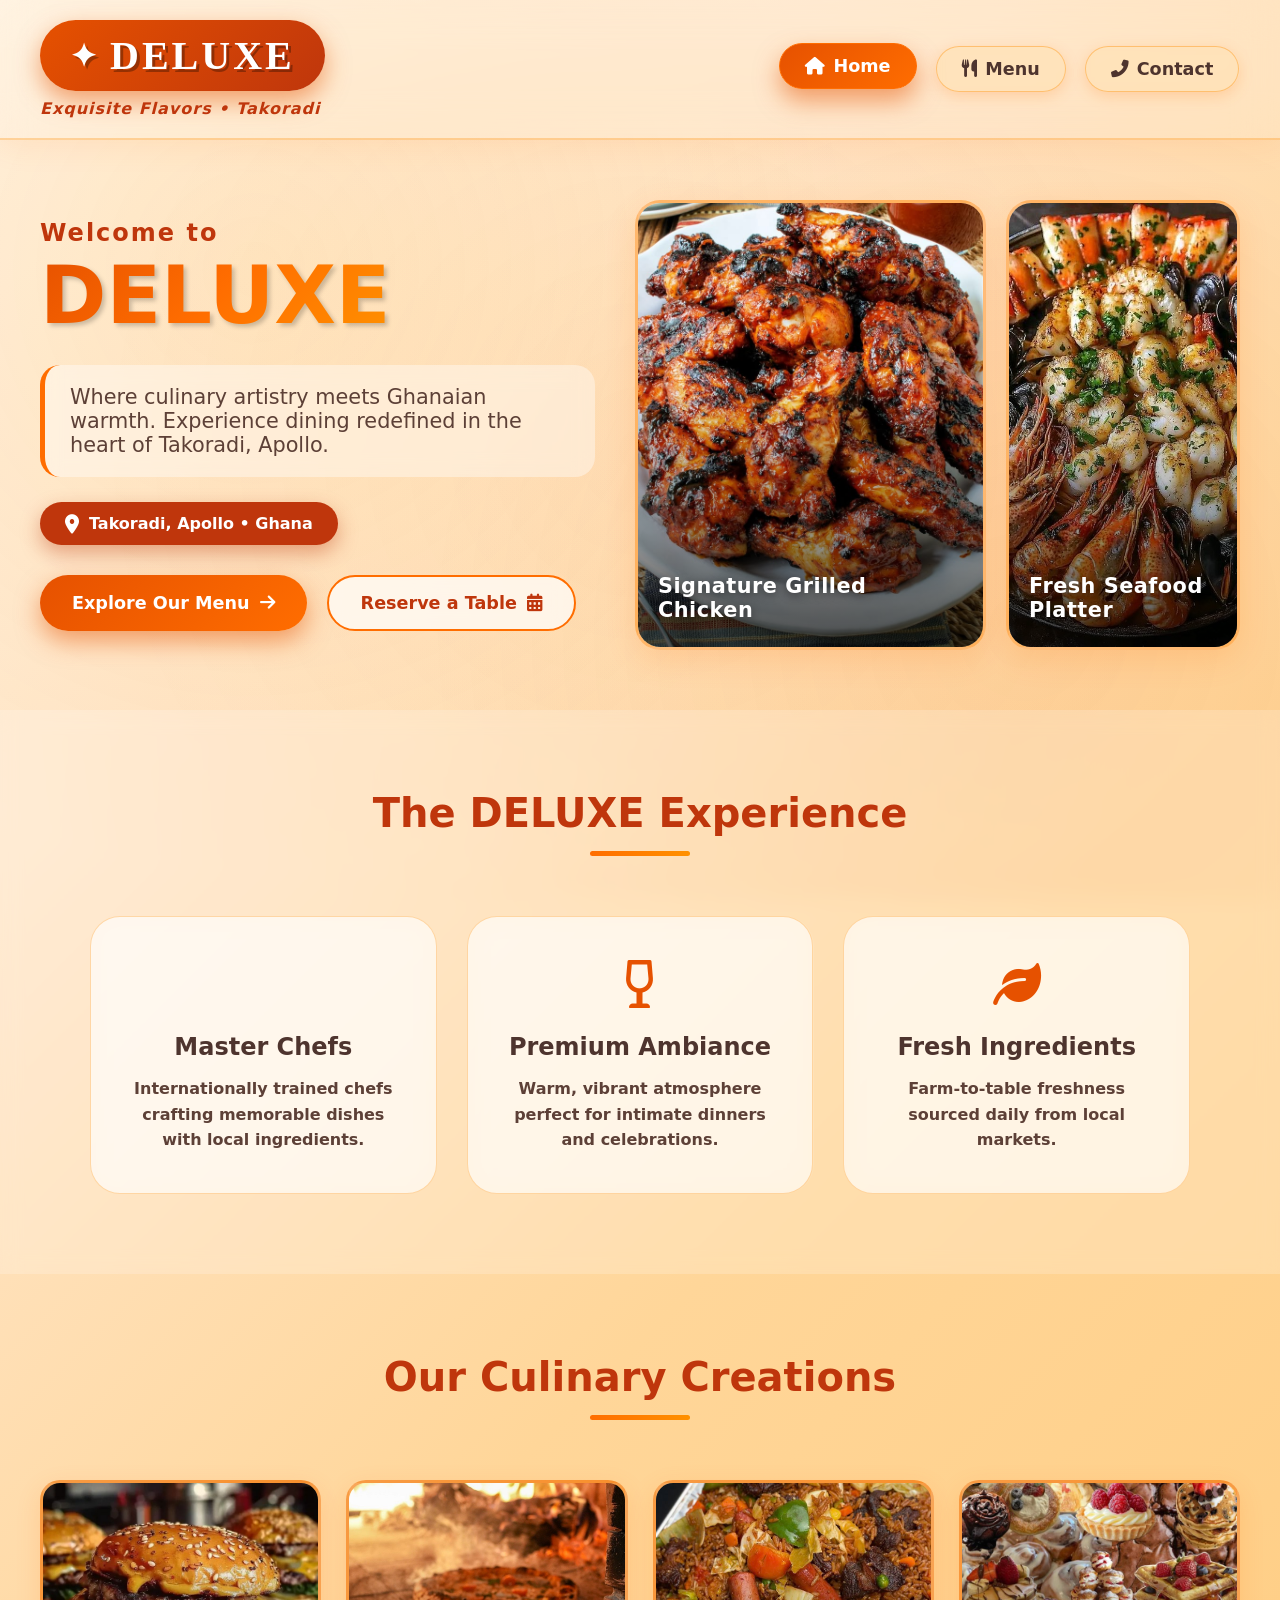
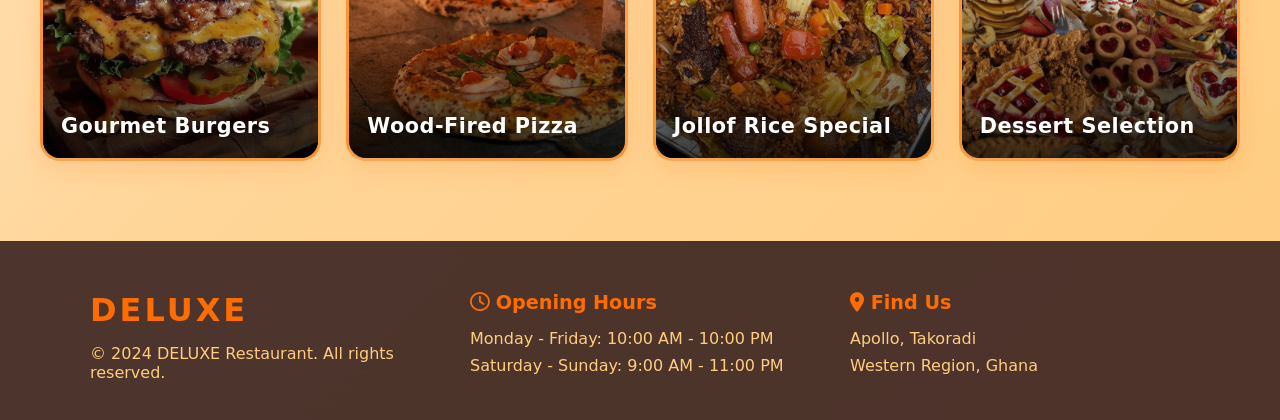
<file: index.html>
<!DOCTYPE html>
<html lang="en">
<head>
    <meta charset="UTF-8">
    <meta name="viewport" content="width=device-width, initial-scale=1.0">
    <title>DELUXE Restaurant - Takoradi, Apollo</title>
    <link rel="stylesheet" href="main_page.css">
    <link rel="stylesheet" href="https://cdnjs.cloudflare.com/ajax/libs/font-awesome/6.0.0-beta3/css/all.min.css">
</head>
<body>
    <div class="warm-overlay"></div>
    
    <header class="navbar">
        <div class="logo-section">
            <div class="logo-placeholder">
                <span class="logo-icon">✦</span> DELUXE
            </div>
            <p class="tagline">Exquisite Flavors • Takoradi</p>
        </div>
        
        <nav class="nav-links">
            <a href="main_page.html" class="active-nav">
                <i class="fas fa-home"></i> Home
            </a>
            <a href="menu.html">
                <i class="fas fa-utensils"></i> Menu
            </a>
            <a href="contact.html">
                <i class="fas fa-phone-alt"></i> Contact
            </a>
        </nav>
    </header>

    <main class="hero-section">
        <div class="hero-content">
            <h1>
                <span class="welcome-text">Welcome to</span>
                <span class="brand-name">DELUXE</span>
            </h1>
            <p class="hero-description">
                Where culinary artistry meets Ghanaian warmth. Experience dining redefined in the heart of Takoradi, Apollo.
            </p>
            
            <div class="location-badge">
                <i class="fas fa-map-marker-alt"></i>
                <span>Takoradi, Apollo • Ghana</span>
            </div>

            <div class="cta-buttons">
                <a href="menu.html" class="btn-primary">
                    Explore Our Menu <i class="fas fa-arrow-right"></i>
                </a>
                <a href="contact.html" class="btn-secondary">
                    Reserve a Table <i class="fas fa-calendar-alt"></i>
                </a>
            </div>
        </div>

        <div class="hero-images">
            <div class="image-placeholder main-dish-placeholder">
                <img src="IMAGES/signature grilled chicken.jpg" alt="Signature Grilled Chicken">
                <div class="placeholder-content">
                    <span>Signature Grilled Chicken</span>
                </div>
            </div>
            <div class="image-placeholder secondary-dish-placeholder">
                <img src="IMAGES/Seafood Platter with Golden Butter Sauce.jpg" alt="Fresh Seafood Platter">
                <div class="placeholder-content">
                    <span>Fresh Seafood Platter</span>
                </div>
            </div>
        </div>
    </main>

    <section class="features-section">
        <h2 class="section-title">The DELUXE Experience</h2>
        <div class="features-grid">
            <div class="feature-card">
                <div class="feature-icon">
                    <i class="fas fa-chef-hat"></i>
                </div>
                <h3>Master Chefs</h3>
                <p>Internationally trained chefs crafting memorable dishes with local ingredients.</p>
            </div>
            <div class="feature-card">
                <div class="feature-icon">
                    <i class="fas fa-wine-glass-alt"></i>
                </div>
                <h3>Premium Ambiance</h3>
                <p>Warm, vibrant atmosphere perfect for intimate dinners and celebrations.</p>
            </div>
            <div class="feature-card">
                <div class="feature-icon">
                    <i class="fas fa-leaf"></i>
                </div>
                <h3>Fresh Ingredients</h3>
                <p>Farm-to-table freshness sourced daily from local markets.</p>
            </div>
        </div>
    </section>

    <section class="gallery-preview">
        <h2 class="section-title">Our Culinary Creations</h2>
        <div class="gallery-grid">
            <div class="gallery-placeholder">
                <img src="IMAGES/crack burgers -.jpg" alt="Gourmet Burgers">
                <div class="placeholder-content">
                    <span>Gourmet Burgers</span>
                </div>
            </div>
            <div class="gallery-placeholder">
                <img src="IMAGES/wwod fired  pizza.jpg" alt="Wood-Fired Pizza">
                <div class="placeholder-content">
                    <span>Wood-Fired Pizza</span>
                </div>
            </div>
            <div class="gallery-placeholder">
                <img src="IMAGES/Jollof rice.jpg" alt="Jollof Rice Special">
                <div class="placeholder-content">
                    <span>Jollof Rice Special</span>
                </div>
            </div>
            <div class="gallery-placeholder">
                <img src="IMAGES/dessert selection.jpg" alt="Dessert Selection">
                <div class="placeholder-content">
                    <span>Dessert Selection</span>
                </div>
            </div>
        </div>
    </section>

    <footer class="footer">
        <div class="footer-content">
            <div class="footer-brand">
                <div class="footer-logo">DELUXE</div>
                <p>© 2024 DELUXE Restaurant. All rights reserved.</p>
            </div>
            <div class="footer-hours">
                <h4><i class="far fa-clock"></i> Opening Hours</h4>
                <p>Monday - Friday: 10:00 AM - 10:00 PM</p>
                <p>Saturday - Sunday: 9:00 AM - 11:00 PM</p>
            </div>
            <div class="footer-location">
                <h4><i class="fas fa-location-dot"></i> Find Us</h4>
                <p>Apollo, Takoradi</p>
                <p>Western Region, Ghana</p>
            </div>
        </div>
    </footer>
</body>
</html>
</file>
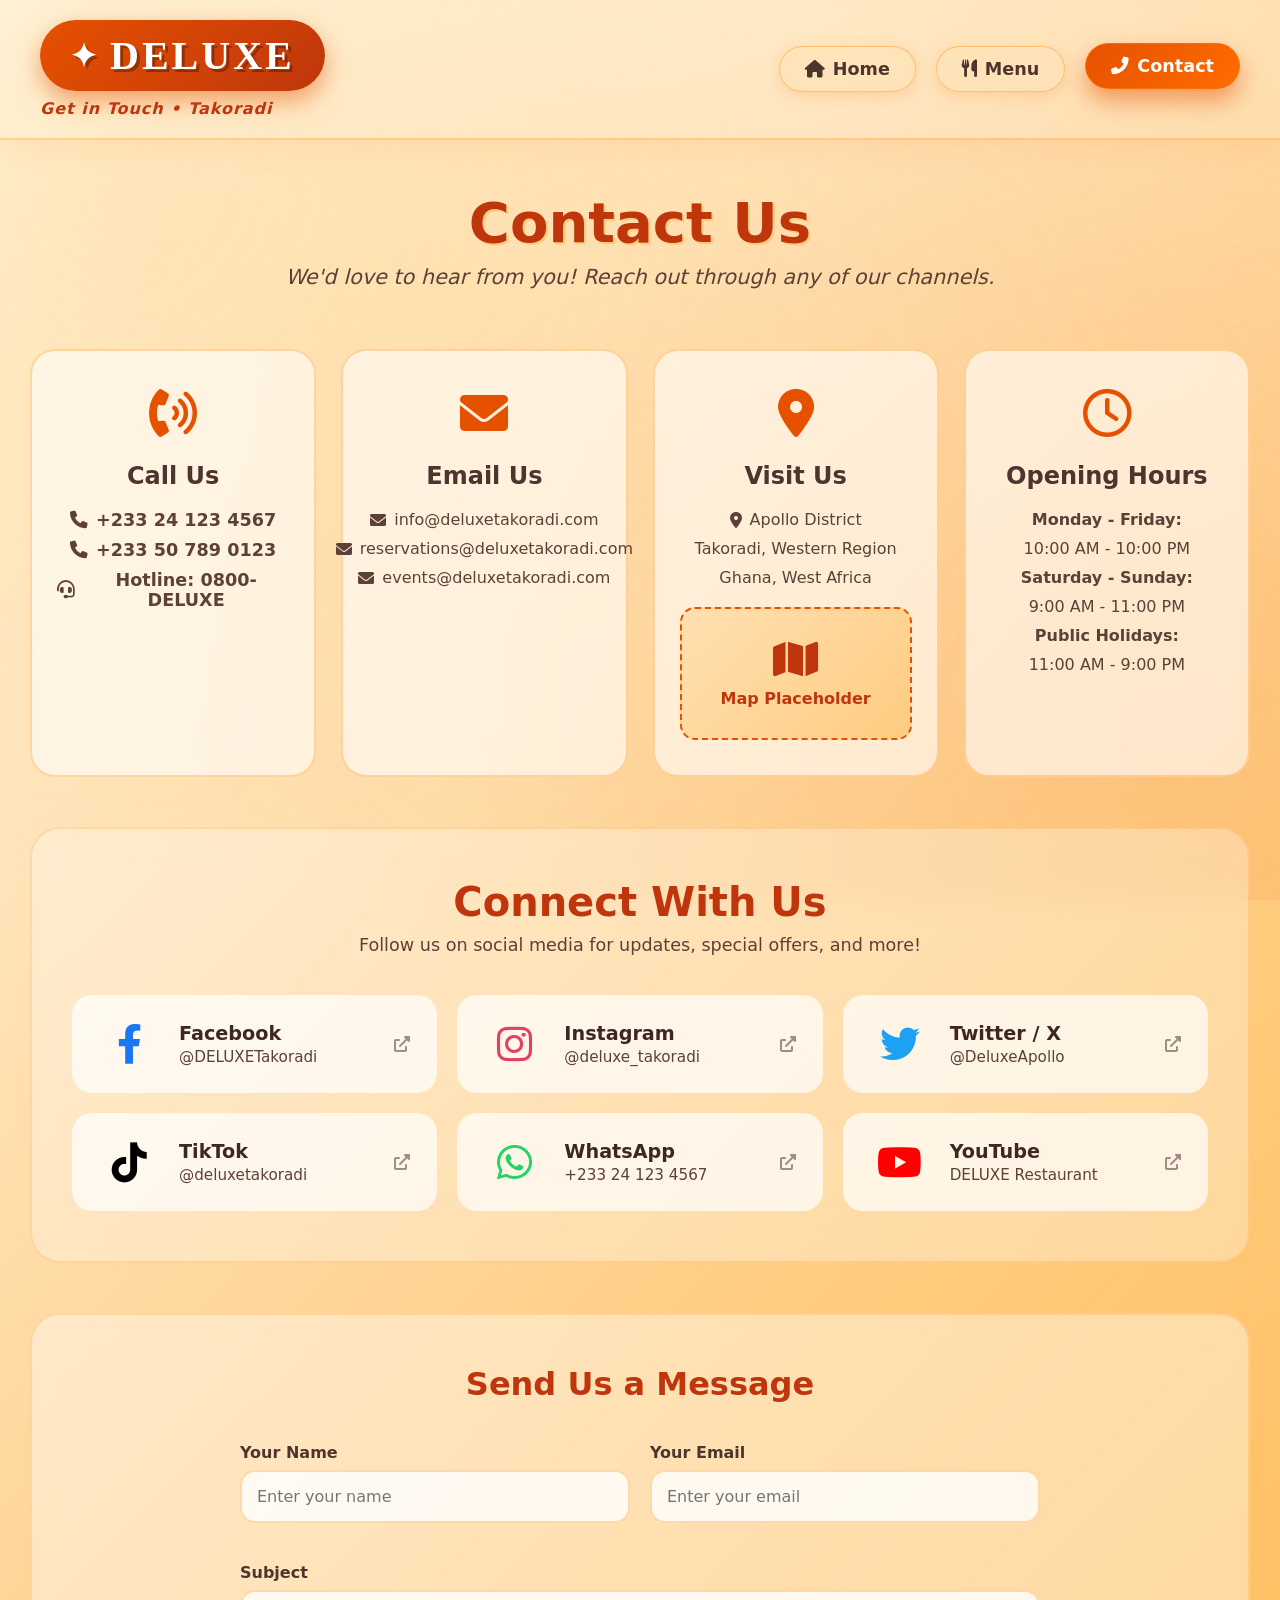
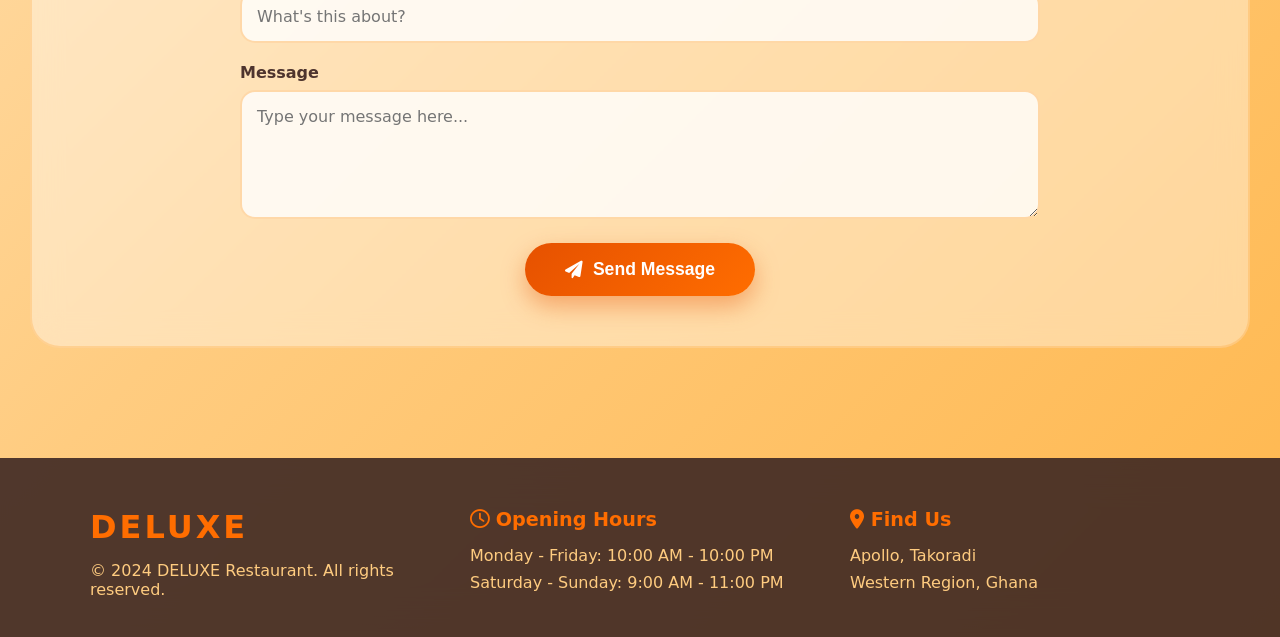
<file: contact.html>
<!DOCTYPE html>
<html lang="en">
<head>
    <meta charset="UTF-8">
    <meta name="viewport" content="width=device-width, initial-scale=1.0">
    <title>Contact DELUXE - Takoradi, Apollo</title>
    <link rel="stylesheet" href="contact.css">
    <link rel="stylesheet" href="https://cdnjs.cloudflare.com/ajax/libs/font-awesome/6.0.0-beta3/css/all.min.css">
</head>
<body>
    <div class="warm-overlay"></div>
    
    <header class="navbar">
        <div class="logo-section">
            <div class="logo-placeholder">
                <span class="logo-icon">✦</span> DELUXE
            </div>
            <p class="tagline">Get in Touch • Takoradi</p>
        </div>
        
        <nav class="nav-links">
            <a href="index.html">
                <i class="fas fa-home"></i> Home
            </a>
            <a href="menu.html">
                <i class="fas fa-utensils"></i> Menu
            </a>
            <a href="contact.html" class="active-nav">
                <i class="fas fa-phone-alt"></i> Contact
            </a>
        </nav>
    </header>

    <main class="contact-page">
        <h1 class="page-title">Contact Us</h1>
        <p class="page-subtitle">We'd love to hear from you! Reach out through any of our channels.</p>

        <div class="contact-container">
            <!-- Contact Information Cards -->
            <div class="contact-info-section">
                <div class="contact-card">
                    <div class="contact-icon">
                        <i class="fas fa-phone-volume"></i>
                    </div>
                    <h3>Call Us</h3>
                    <div class="contact-details">
                        <p class="phone-number">
                            <i class="fas fa-phone"></i> +233 24 123 4567
                        </p>
                        <p class="phone-number">
                            <i class="fas fa-phone"></i> +233 50 789 0123
                        </p>
                        <p class="hotline">
                            <i class="fas fa-headset"></i> Hotline: 0800-DELUXE
                        </p>
                    </div>
                </div>

                <div class="contact-card">
                    <div class="contact-icon">
                        <i class="fas fa-envelope"></i>
                    </div>
                    <h3>Email Us</h3>
                    <div class="contact-details">
                        <p>
                            <i class="fas fa-envelope"></i> info@deluxetakoradi.com
                        </p>
                        <p>
                            <i class="fas fa-envelope"></i> reservations@deluxetakoradi.com
                        </p>
                        <p>
                            <i class="fas fa-envelope"></i> events@deluxetakoradi.com
                        </p>
                    </div>
                </div>

                <div class="contact-card">
                    <div class="contact-icon">
                        <i class="fas fa-map-marker-alt"></i>
                    </div>
                    <h3>Visit Us</h3>
                    <div class="contact-details">
                        <p>
                            <i class="fas fa-location-dot"></i> Apollo District
                        </p>
                        <p>Takoradi, Western Region</p>
                        <p>Ghana, West Africa</p>
                        <div class="map-placeholder">
                            <i class="fas fa-map"></i>
                            <span>Map Placeholder</span>
                        </div>
                    </div>
                </div>

                <div class="contact-card">
                    <div class="contact-icon">
                        <i class="far fa-clock"></i>
                    </div>
                    <h3>Opening Hours</h3>
                    <div class="contact-details">
                        <p><strong>Monday - Friday:</strong></p>
                        <p>10:00 AM - 10:00 PM</p>
                        <p><strong>Saturday - Sunday:</strong></p>
                        <p>9:00 AM - 11:00 PM</p>
                        <p><strong>Public Holidays:</strong></p>
                        <p>11:00 AM - 9:00 PM</p>
                    </div>
                </div>
            </div>

            <!-- Social Media Section -->
            <div class="social-media-section">
                <h2 class="social-title">Connect With Us</h2>
                <p class="social-subtitle">Follow us on social media for updates, special offers, and more!</p>
                
                <div class="social-grid">
                    <a href="#" class="social-card facebook">
                        <i class="fab fa-facebook-f"></i>
                        <div class="social-info">
                            <span class="platform-name">Facebook</span>
                            <span class="handle">@DELUXETakoradi</span>
                        </div>
                        <i class="fas fa-external-link-alt"></i>
                    </a>

                    <a href="#" class="social-card instagram">
                        <i class="fab fa-instagram"></i>
                        <div class="social-info">
                            <span class="platform-name">Instagram</span>
                            <span class="handle">@deluxe_takoradi</span>
                        </div>
                        <i class="fas fa-external-link-alt"></i>
                    </a>

                    <a href="#" class="social-card twitter">
                        <i class="fab fa-twitter"></i>
                        <div class="social-info">
                            <span class="platform-name">Twitter / X</span>
                            <span class="handle">@DeluxeApollo</span>
                        </div>
                        <i class="fas fa-external-link-alt"></i>
                    </a>

                    <a href="#" class="social-card tiktok">
                        <i class="fab fa-tiktok"></i>
                        <div class="social-info">
                            <span class="platform-name">TikTok</span>
                            <span class="handle">@deluxetakoradi</span>
                        </div>
                        <i class="fas fa-external-link-alt"></i>
                    </a>

                    <a href="#" class="social-card whatsapp">
                        <i class="fab fa-whatsapp"></i>
                        <div class="social-info">
                            <span class="platform-name">WhatsApp</span>
                            <span class="handle">+233 24 123 4567</span>
                        </div>
                        <i class="fas fa-external-link-alt"></i>
                    </a>

                    <a href="#" class="social-card youtube">
                        <i class="fab fa-youtube"></i>
                        <div class="social-info">
                            <span class="platform-name">YouTube</span>
                            <span class="handle">DELUXE Restaurant</span>
                        </div>
                        <i class="fas fa-external-link-alt"></i>
                    </a>
                </div>
            </div>

            <!-- Quick Contact Form -->
            <div class="contact-form-section">
                <h2 class="form-title">Send Us a Message</h2>
                <form class="contact-form">
                    <div class="form-row">
                        <div class="form-group">
                            <label for="name">Your Name</label>
                            <input type="text" id="name" placeholder="Enter your name">
                        </div>
                        <div class="form-group">
                            <label for="email">Your Email</label>
                            <input type="email" id="email" placeholder="Enter your email">
                        </div>
                    </div>
                    <div class="form-group">
                        <label for="subject">Subject</label>
                        <input type="text" id="subject" placeholder="What's this about?">
                    </div>
                    <div class="form-group">
                        <label for="message">Message</label>
                        <textarea id="message" rows="5" placeholder="Type your message here..."></textarea>
                    </div>
                    <button type="submit" class="submit-btn">
                        <i class="fas fa-paper-plane"></i> Send Message
                    </button>
                </form>
            </div>
        </div>
    </main>

    <footer class="footer">
        <div class="footer-content">
            <div class="footer-brand">
                <div class="footer-logo">DELUXE</div>
                <p>© 2024 DELUXE Restaurant. All rights reserved.</p>
            </div>
            <div class="footer-hours">
                <h4><i class="far fa-clock"></i> Opening Hours</h4>
                <p>Monday - Friday: 10:00 AM - 10:00 PM</p>
                <p>Saturday - Sunday: 9:00 AM - 11:00 PM</p>
            </div>
            <div class="footer-location">
                <h4><i class="fas fa-location-dot"></i> Find Us</h4>
                <p>Apollo, Takoradi</p>
                <p>Western Region, Ghana</p>
            </div>
        </div>
    </footer>
</body>
</html>
</file>
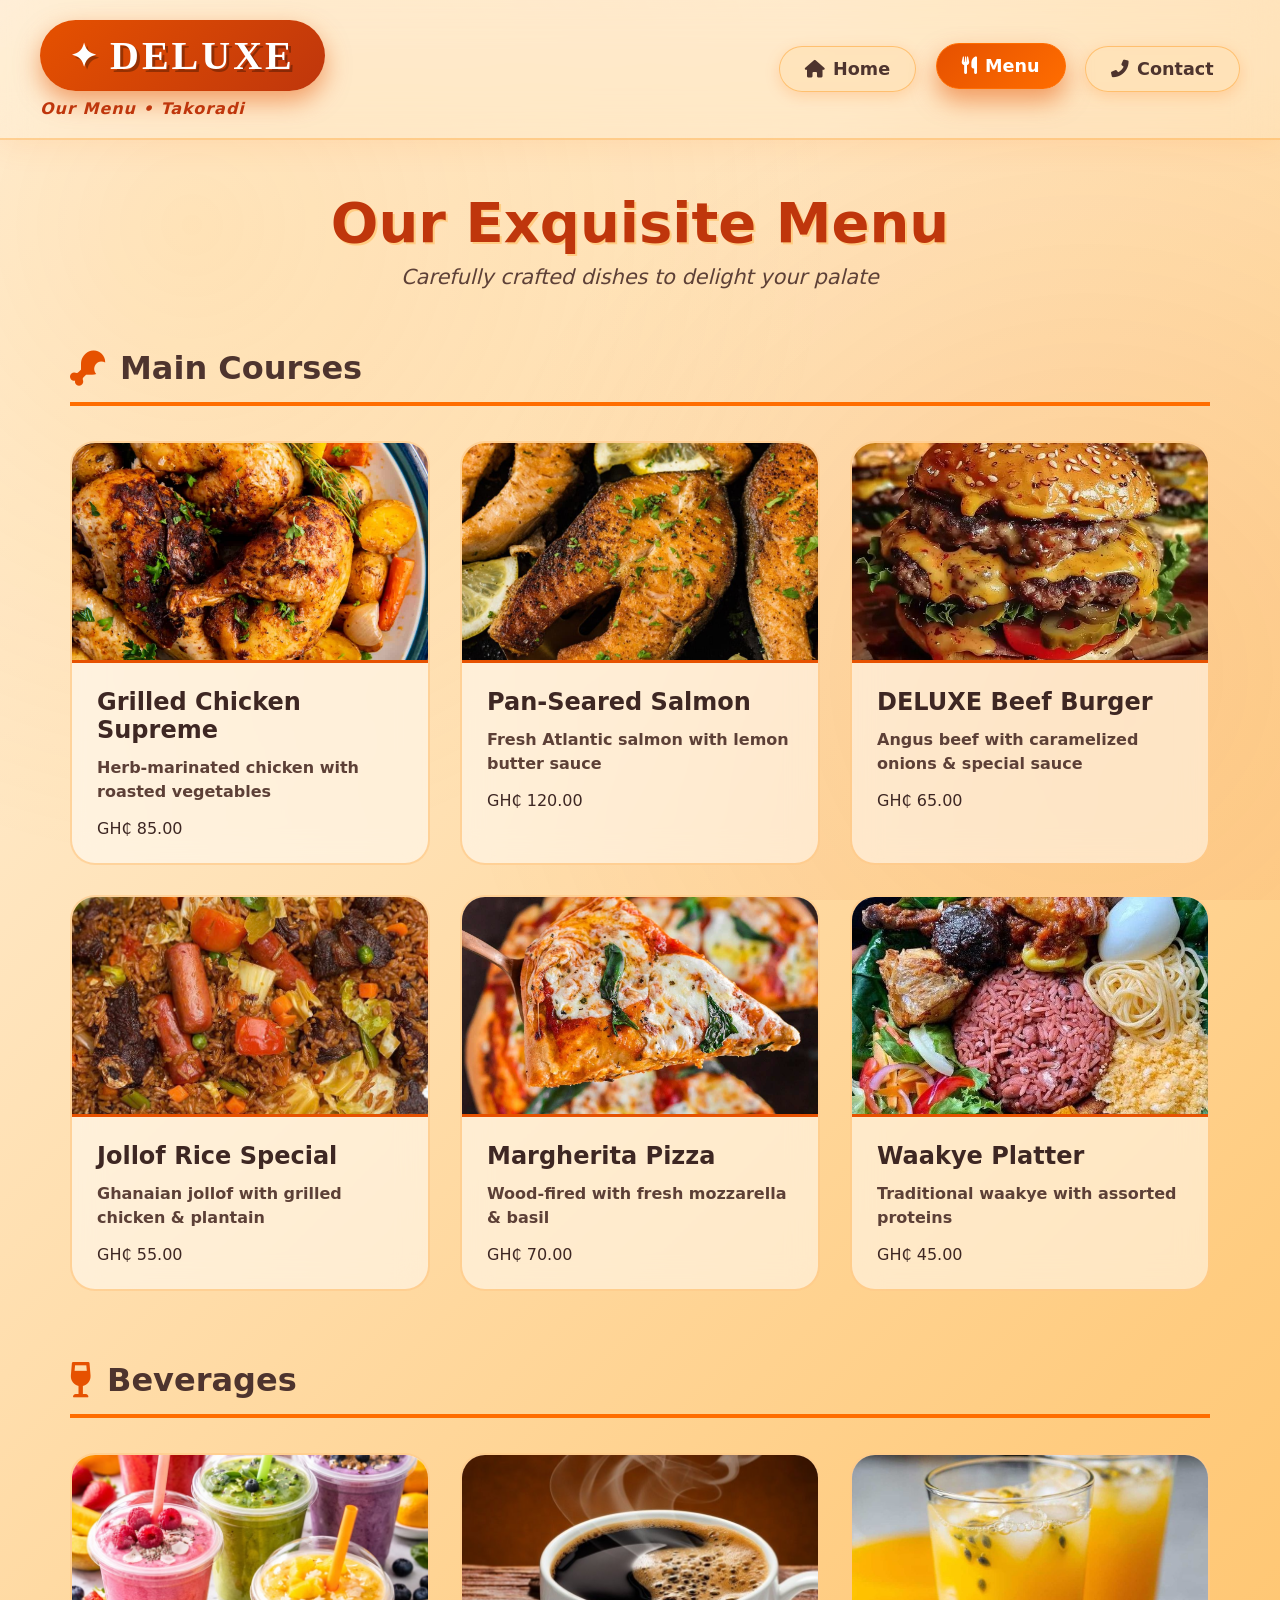
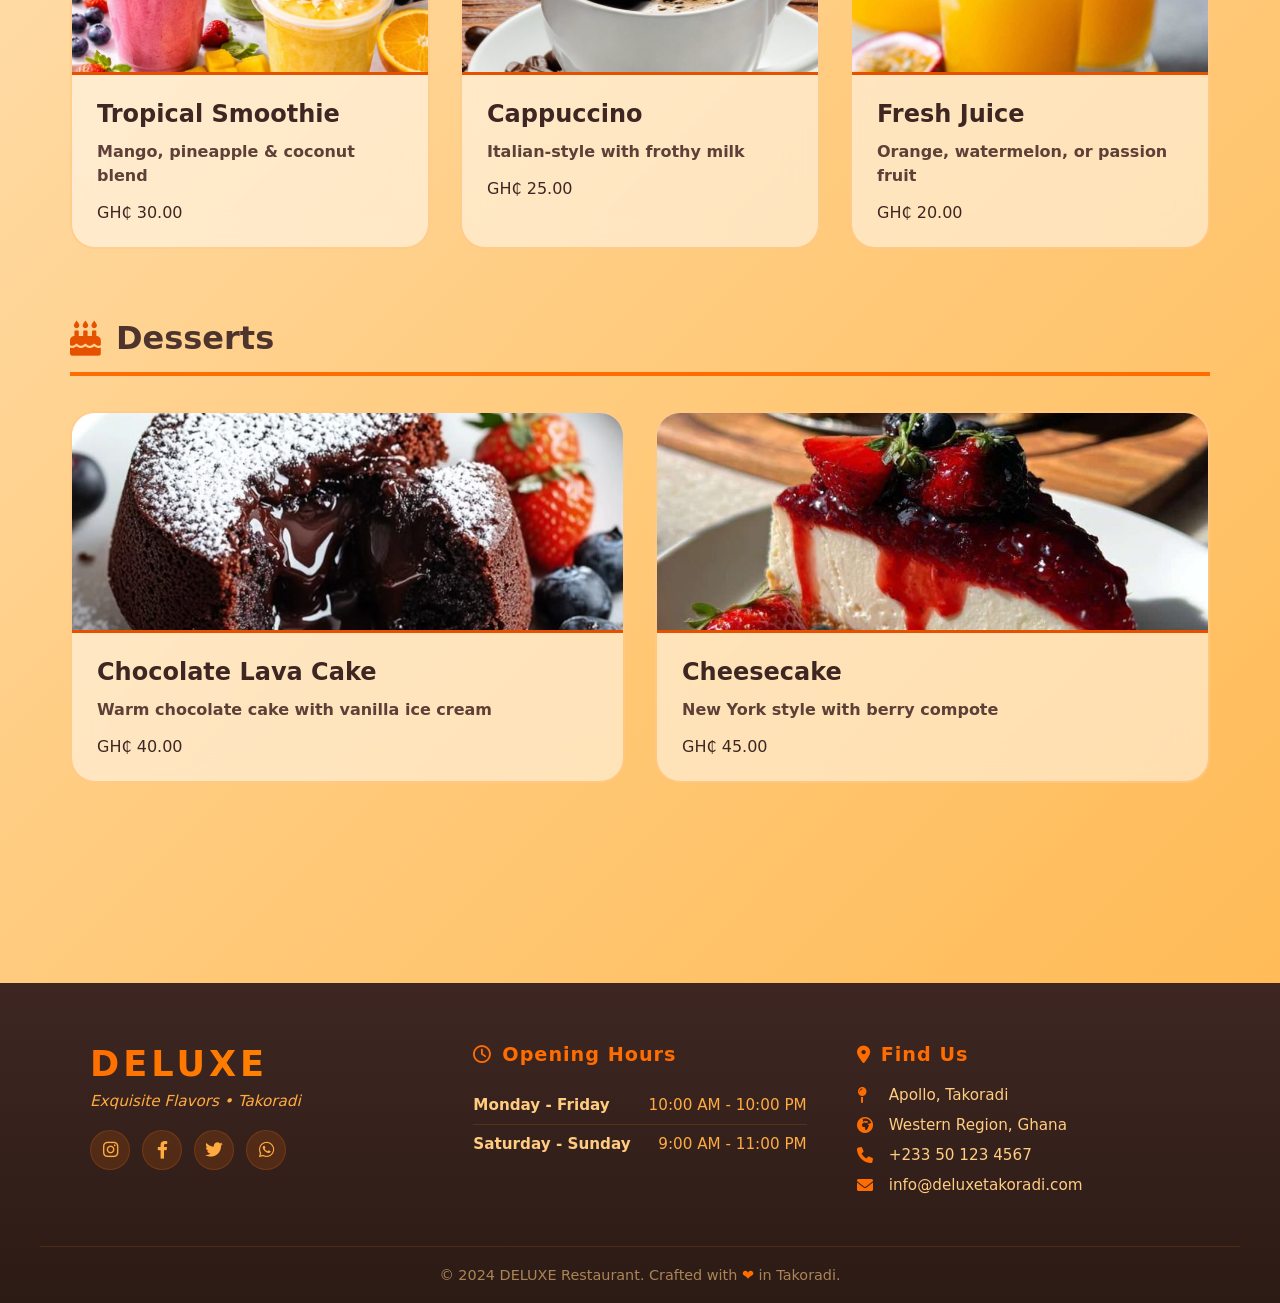
<file: menu.html>
<!DOCTYPE html>
<html lang="en">
<head>
    <meta charset="UTF-8">
    <meta name="viewport" content="width=device-width, initial-scale=1.0">
    <title>DELUXE Menu - Takoradi, Apollo</title>
    <link rel="stylesheet" href="menu.css">
    <link rel="stylesheet" href="https://cdnjs.cloudflare.com/ajax/libs/font-awesome/6.0.0-beta3/css/all.min.css">
</head>
<body>
    <div class="warm-overlay"></div>
    
    <header class="navbar">
        <div class="logo-section">
            <div class="logo-placeholder">
                <span class="logo-icon">✦</span> DELUXE
            </div>
            <p class="tagline">Our Menu • Takoradi</p>
        </div>
        
        <nav class="nav-links">
            <a href="index.html">
                <i class="fas fa-home"></i> Home
            </a>
            <a href="menu.html" class="active-nav">
                <i class="fas fa-utensils"></i> Menu
            </a>
            <a href="contact.html">
                <i class="fas fa-phone-alt"></i> Contact
            </a>
        </nav>
    </header>

    <main class="menu-page">
        <h1 class="page-title">Our Exquisite Menu</h1>
        <p class="page-subtitle">Carefully crafted dishes to delight your palate</p>

        <div class="menu-category">
            <h2 class="category-title">
                <i class="fas fa-drumstick-bite"></i> Main Courses
            </h2>
            <div class="menu-grid">
                <div class="menu-item">
                    <div class="menu-image-placeholder">
                        <img src="IMAGES/Grilled chicken with roasted veggies.jpg" alt="Grilled Chicken Supreme">
                    </div>
                    <div class="menu-info">
                        <h3>Grilled Chicken Supreme</h3>
                        <p>Herb-marinated chicken with roasted vegetables</p>
                        <span class="price">GH₵ 85.00</span>
                    </div>
                </div>

                <div class="menu-item">
                    <div class="menu-image-placeholder">
                        <img src="IMAGES/pan seared salmon.jpg" alt="Pan-Seared Salmon">
                    </div>
                    <div class="menu-info">
                        <h3>Pan-Seared Salmon</h3>
                        <p>Fresh Atlantic salmon with lemon butter sauce</p>
                        <span class="price">GH₵ 120.00</span>
                    </div>
                </div>

                <div class="menu-item">
                    <div class="menu-image-placeholder">
                        <img src="IMAGES/crack burgers -.jpg" alt="DELUXE Beef Burger">
                    </div>
                    <div class="menu-info">
                        <h3>DELUXE Beef Burger</h3>
                        <p>Angus beef with caramelized onions & special sauce</p>
                        <span class="price">GH₵ 65.00</span>
                    </div>
                </div>

                <div class="menu-item">
                    <div class="menu-image-placeholder">
                        <img src="IMAGES/Jollof rice.jpg" alt="Jollof Rice Special">
                    </div>
                    <div class="menu-info">
                        <h3>Jollof Rice Special</h3>
                        <p>Ghanaian jollof with grilled chicken & plantain</p>
                        <span class="price">GH₵ 55.00</span>
                    </div>
                </div>

                <div class="menu-item">
                    <div class="menu-image-placeholder">
                        <img src="IMAGES/Margheritta Pizza.jpg" alt="Margherita Pizza">
                    </div>
                    <div class="menu-info">
                        <h3>Margherita Pizza</h3>
                        <p>Wood-fired with fresh mozzarella & basil</p>
                        <span class="price">GH₵ 70.00</span>
                    </div>
                </div>

                <div class="menu-item">
                    <div class="menu-image-placeholder">
                        <img src="IMAGES/Waakye Ghana food.jpg" alt="Waakye Platter">
                    </div>
                    <div class="menu-info">
                        <h3>Waakye Platter</h3>
                        <p>Traditional waakye with assorted proteins</p>
                        <span class="price">GH₵ 45.00</span>
                    </div>
                </div>
            </div>
        </div>

        <div class="menu-category">
            <h2 class="category-title">
                <i class="fas fa-wine-glass"></i> Beverages
            </h2>
            <div class="menu-grid">
                <div class="menu-item">
                    <div class="menu-image-placeholder beverage">
                        <img src="IMAGES/tropical smoothies.jpg" alt="Tropical Smoothie">
                    </div>
                    <div class="menu-info">
                        <h3>Tropical Smoothie</h3>
                        <p>Mango, pineapple & coconut blend</p>
                        <span class="price">GH₵ 30.00</span>
                    </div>
                </div>

                <div class="menu-item">
                    <div class="menu-image-placeholder beverage">
                        <img src="IMAGES/Coffee.jpg" alt="Cappuccino">
                    </div>
                    <div class="menu-info">
                        <h3>Cappuccino</h3>
                        <p>Italian-style with frothy milk</p>
                        <span class="price">GH₵ 25.00</span>
                    </div>
                </div>

                <div class="menu-item">
                    <div class="menu-image-placeholder beverage">
                        <img src="IMAGES/fresh Juice .jpg" alt="Fresh Juice">
                    </div>
                    <div class="menu-info">
                        <h3>Fresh Juice</h3>
                        <p>Orange, watermelon, or passion fruit</p>
                        <span class="price">GH₵ 20.00</span>
                    </div>
                </div>
            </div>
        </div>

        <div class="menu-category">
            <h2 class="category-title">
                <i class="fas fa-cake"></i> Desserts
            </h2>
            <div class="menu-grid">
                <div class="menu-item">
                    <div class="menu-image-placeholder dessert">
                        <img src="IMAGES/Dessert Choco lava cake.jpg" alt="Chocolate Lava Cake">
                    </div>
                    <div class="menu-info">
                        <h3>Chocolate Lava Cake</h3>
                        <p>Warm chocolate cake with vanilla ice cream</p>
                        <span class="price">GH₵ 40.00</span>
                    </div>
                </div>

                <div class="menu-item">
                    <div class="menu-image-placeholder dessert">
                        <img src="IMAGES/Cheesecake.jpg" alt="Cheesecake">
                    </div>
                    <div class="menu-info">
                        <h3>Cheesecake</h3>
                        <p>New York style with berry compote</p>
                        <span class="price">GH₵ 45.00</span>
                    </div>
                </div>
            </div>
        </div>
    </main>

    <footer class="footer">
        <div class="footer-wave"></div>
        <div class="footer-content">
            <div class="footer-brand">
                <div class="footer-logo">DELUXE</div>
                <p class="footer-tagline">Exquisite Flavors • Takoradi</p>
                <div class="footer-social">
                    <a href="#" class="social-link"><i class="fab fa-instagram"></i></a>
                    <a href="#" class="social-link"><i class="fab fa-facebook-f"></i></a>
                    <a href="#" class="social-link"><i class="fab fa-twitter"></i></a>
                    <a href="#" class="social-link"><i class="fab fa-whatsapp"></i></a>
                </div>
            </div>
            <div class="footer-hours">
                <h4><i class="far fa-clock"></i> Opening Hours</h4>
                <div class="hours-row"><span>Monday - Friday</span><span>10:00 AM - 10:00 PM</span></div>
                <div class="hours-row"><span>Saturday - Sunday</span><span>9:00 AM - 11:00 PM</span></div>
            </div>
            <div class="footer-location">
                <h4><i class="fas fa-location-dot"></i> Find Us</h4>
                <p class="location-line"><i class="fas fa-map-pin"></i> Apollo, Takoradi</p>
                <p class="location-line"><i class="fas fa-globe-africa"></i> Western Region, Ghana</p>
                <p class="location-line"><i class="fas fa-phone"></i> +233 50 123 4567</p>
                <p class="location-line"><i class="fas fa-envelope"></i> info@deluxetakoradi.com</p>
            </div>
        </div>
        <div class="footer-bottom">
            <p>© 2024 DELUXE Restaurant. Crafted with <span class="footer-heart">❤</span> in Takoradi.</p>
        </div>
    </footer>
</body>
</html>
</file>
<file: main_page.css>
* {
    margin: 0;
    padding: 0;
    box-sizing: border-box;
}

body {
    font-family: 'Segoe UI', 'Poppins', system-ui, -apple-system, sans-serif;
    background: linear-gradient(135deg, #fff5e6 0%, #ffe4c4 30%, #ffd699 60%, #ffcc80 100%);
    color: #3e2723;
    min-height: 100vh;
    position: relative;
    overflow-x: hidden;
}

.warm-overlay {
    position: fixed;
    top: 0;
    left: 0;
    width: 100%;
    height: 100%;
    background: 
        radial-gradient(circle at 20% 30%, rgba(255, 152, 0, 0.1) 0%, transparent 50%),
        radial-gradient(circle at 80% 70%, rgba(230, 81, 0, 0.08) 0%, transparent 50%),
        radial-gradient(circle at 50% 50%, rgba(255, 183, 77, 0.05) 0%, transparent 70%);
    pointer-events: none;
    z-index: 0;
}

/* ============ NAVBAR ============ */
.navbar {
    position: relative;
    z-index: 10;
    display: flex;
    flex-wrap: wrap;
    justify-content: space-between;
    align-items: center;
    padding: 20px 40px;
    background: rgba(255, 255, 255, 0.15);
    backdrop-filter: blur(20px);
    border-bottom: 2px solid rgba(255, 140, 0, 0.3);
    box-shadow: 0 4px 30px rgba(255, 110, 0, 0.1);
}

.logo-section {
    display: flex;
    flex-direction: column;
    align-items: flex-start;
}

.logo-placeholder {
    background: linear-gradient(135deg, #e65100, #bf360c);
    color: #fff;
    font-weight: 900;
    font-size: 2.5rem;
    padding: 12px 30px;
    border-radius: 50px;
    letter-spacing: 3px;
    text-shadow: 3px 3px 0 rgba(0, 0, 0, 0.3);
    box-shadow: 0 10px 25px rgba(230, 81, 0, 0.5);
    display: flex;
    align-items: center;
    gap: 10px;
    font-family: 'Trebuchet MS', 'Georgia', serif;
}

.logo-icon {
    font-size: 2rem;
    animation: pulse 2s infinite;
}

@keyframes pulse {
    0%, 100% { transform: scale(1); }
    50% { transform: scale(1.1); }
}

.tagline {
    margin-top: 8px;
    color: #bf360c;
    font-weight: 600;
    font-style: italic;
    font-size: 1rem;
    letter-spacing: 1px;
}

.nav-links {
    display: flex;
    gap: 20px;
    flex-wrap: wrap;
}

.nav-links a {
    text-decoration: none;
    font-weight: 700;
    font-size: 1.1rem;
    color: #4e342e;
    background: rgba(255, 224, 178, 0.7);
    padding: 12px 25px;
    border-radius: 40px;
    transition: all 0.3s ease;
    backdrop-filter: blur(5px);
    display: flex;
    align-items: center;
    gap: 8px;
    box-shadow: 0 4px 15px rgba(255, 110, 0, 0.2);
    border: 1px solid rgba(255, 140, 0, 0.4);
}

.nav-links a:hover,
.nav-links a.active-nav {
    background: linear-gradient(135deg, #e65100, #ff6d00);
    color: white;
    transform: translateY(-3px);
    box-shadow: 0 12px 25px rgba(230, 81, 0, 0.5);
    border-color: #ff6d00;
}

/* ============ HERO SECTION ============ */
.hero-section {
    position: relative;
    z-index: 5;
    display: flex;
    flex-wrap: wrap;
    align-items: center;
    justify-content: space-between;
    padding: 60px 40px;
    gap: 40px;
    max-width: 1300px;
    margin: 0 auto;
}

.hero-content {
    flex: 1 1 450px;
}

.welcome-text {
    display: block;
    font-size: 1.5rem;
    color: #bf360c;
    font-weight: 600;
    letter-spacing: 2px;
    margin-bottom: 5px;
}

.brand-name {
    font-size: 5rem;
    font-weight: 900;
    background: linear-gradient(135deg, #e65100, #ff6d00, #ff9100);
    -webkit-background-clip: text;
    -webkit-text-fill-color: transparent;
    background-clip: text;
    filter: drop-shadow(3px 3px 2px rgba(0,0,0,0.2));
    line-height: 1.1;
}

.hero-description {
    font-size: 1.3rem;
    margin: 25px 0;
    color: #5d4037;
    background: rgba(255, 255, 255, 0.4);
    backdrop-filter: blur(10px);
    padding: 20px 25px;
    border-radius: 20px;
    border-left: 5px solid #ff6d00;
    font-weight: 500;
}

.location-badge {
    display: inline-flex;
    align-items: center;
    gap: 10px;
    background: #bf360c;
    color: white;
    padding: 12px 25px;
    border-radius: 50px;
    font-weight: 600;
    margin-bottom: 30px;
    box-shadow: 0 8px 20px rgba(191, 54, 12, 0.4);
}

.location-badge i {
    font-size: 1.2rem;
}

.cta-buttons {
    display: flex;
    gap: 20px;
    flex-wrap: wrap;
}

.btn-primary, .btn-secondary {
    text-decoration: none;
    font-weight: 700;
    padding: 16px 32px;
    border-radius: 50px;
    display: flex;
    align-items: center;
    gap: 10px;
    transition: all 0.3s ease;
    font-size: 1.1rem;
}

.btn-primary {
    background: linear-gradient(135deg, #e65100, #ff6d00);
    color: white;
    box-shadow: 0 10px 25px rgba(230, 81, 0, 0.5);
}

.btn-primary:hover {
    transform: translateY(-5px);
    box-shadow: 0 20px 35px rgba(230, 81, 0, 0.6);
}

.btn-secondary {
    background: rgba(255, 255, 255, 0.7);
    backdrop-filter: blur(10px);
    color: #bf360c;
    border: 2px solid #ff6d00;
}

.btn-secondary:hover {
    background: white;
    transform: translateY(-5px);
    box-shadow: 0 10px 25px rgba(255, 110, 0, 0.3);
}

/* ============ HERO IMAGES - PERFECT FIT ============ */
.hero-images {
    flex: 1 1 500px;
    display: grid;
    grid-template-columns: 1.5fr 1fr;
    gap: 20px;
    height: 450px;
}

.image-placeholder {
    position: relative;
    border-radius: 25px;
    overflow: hidden;
    background: linear-gradient(135deg, #ffe0b2, #ffcc80);
    border: 3px solid rgba(255, 109, 0, 0.3);
    transition: all 0.4s ease;
    box-shadow: 0 10px 30px rgba(255, 110, 0, 0.15);
}

.image-placeholder:hover {
    transform: translateY(-8px);
    box-shadow: 0 25px 50px rgba(255, 110, 0, 0.3);
    border-color: #ff6d00;
}

.image-placeholder img {
    width: 100%;
    height: 100%;
    object-fit: cover;
    display: block;
    transition: transform 0.6s ease;
}

.image-placeholder:hover img {
    transform: scale(1.08);
}

.image-placeholder::after {
    content: '';
    position: absolute;
    inset: 0;
    background: linear-gradient(180deg, transparent 40%, rgba(0,0,0,0.7) 100%);
    z-index: 1;
    pointer-events: none;
}

/* Fallback placeholder when no image is present */
.image-placeholder .placeholder-content {
    position: absolute;
    bottom: 0;
    left: 0;
    right: 0;
    padding: 20px 20px 25px;
    text-align: left;
    color: #fff;
    z-index: 2;
    pointer-events: none;
}

.image-placeholder .placeholder-content i {
    font-size: 4rem;
    margin-bottom: 15px;
    opacity: 0.6;
    display: block;
}

.image-placeholder .placeholder-content span {
    display: block;
    font-weight: 800;
    font-size: 1.3rem;
    text-shadow: 0 2px 8px rgba(0,0,0,0.5);
    letter-spacing: 0.5px;
}

.main-dish-placeholder {
    grid-column: 1;
}

.secondary-dish-placeholder {
    grid-column: 2;
}

/* ============ FEATURES SECTION ============ */
.features-section {
    position: relative;
    z-index: 5;
    padding: 80px 40px;
    background: rgba(255, 255, 255, 0.2);
    backdrop-filter: blur(10px);
}

.section-title {
    text-align: center;
    font-size: 2.5rem;
    font-weight: 800;
    color: #bf360c;
    margin-bottom: 60px;
    position: relative;
}

.section-title::after {
    content: '';
    display: block;
    width: 100px;
    height: 5px;
    background: linear-gradient(90deg, #ff6d00, #ff9100);
    margin: 15px auto;
    border-radius: 10px;
}

.features-grid {
    display: grid;
    grid-template-columns: repeat(auto-fit, minmax(250px, 1fr));
    gap: 30px;
    max-width: 1100px;
    margin: 0 auto;
}

.feature-card {
    background: rgba(255, 255, 255, 0.6);
    backdrop-filter: blur(15px);
    padding: 40px 30px;
    border-radius: 30px;
    text-align: center;
    border: 1px solid rgba(255, 140, 0, 0.3);
    transition: all 0.3s ease;
}

.feature-card:hover {
    transform: translateY(-10px);
    box-shadow: 0 25px 40px rgba(255, 110, 0, 0.2);
    background: rgba(255, 255, 255, 0.8);
}

.feature-icon {
    font-size: 3rem;
    color: #e65100;
    margin-bottom: 20px;
}

.feature-card h3 {
    font-size: 1.5rem;
    color: #4e342e;
    margin-bottom: 15px;
}

.feature-card p {
    color: #5d4037;
    line-height: 1.6;
    font-weight: 600;
}

/* ============ GALLERY PREVIEW - PERFECT FIT ============ */
.gallery-preview {
    position: relative;
    z-index: 5;
    padding: 80px 40px;
}

.gallery-grid {
    display: grid;
    grid-template-columns: repeat(auto-fit, minmax(250px, 1fr));
    gap: 25px;
    max-width: 1200px;
    margin: 0 auto;
}

.gallery-placeholder {
    position: relative;
    border-radius: 20px;
    overflow: hidden;
    background: linear-gradient(135deg, #ffcc80, #ffab40);
    border: 3px solid rgba(230, 81, 0, 0.3);
    aspect-ratio: 1 / 1;
    transition: all 0.4s ease;
    box-shadow: 0 8px 25px rgba(255, 110, 0, 0.15);
}

.gallery-placeholder:hover {
    transform: translateY(-8px) scale(1.02);
    box-shadow: 0 20px 40px rgba(230, 81, 0, 0.35);
    border-color: #ff6d00;
}

.gallery-placeholder img {
    width: 100%;
    height: 100%;
    object-fit: cover;
    display: block;
    transition: transform 0.6s ease;
}

.gallery-placeholder:hover img {
    transform: scale(1.1);
}

.gallery-placeholder::after {
    content: '';
    position: absolute;
    inset: 0;
    background: linear-gradient(180deg, transparent 30%, rgba(0,0,0,0.75) 100%);
    z-index: 1;
    pointer-events: none;
}

/* Fallback placeholder content */
.gallery-placeholder .placeholder-content {
    position: absolute;
    bottom: 0;
    left: 0;
    right: 0;
    padding: 15px 18px 20px;
    text-align: left;
    color: #fff;
    z-index: 2;
    pointer-events: none;
}

.gallery-placeholder .placeholder-content i {
    font-size: 3.5rem;
    margin-bottom: 15px;
    opacity: 0.6;
    display: block;
}

.gallery-placeholder .placeholder-content span {
    display: block;
    font-weight: 800;
    font-size: 1.3rem;
    text-shadow: 0 2px 8px rgba(0,0,0,0.5);
    letter-spacing: 0.5px;
}

/* ============ FOOTER ============ */
.footer {
    position: relative;
    z-index: 5;
    background: rgba(62, 39, 35, 0.92);
    backdrop-filter: blur(20px);
    color: #ffe0b2;
    padding: 50px 40px 30px;
    margin-top: auto;
}

.footer-content {
    display: grid;
    grid-template-columns: repeat(auto-fit, minmax(200px, 1fr));
    gap: 40px;
    max-width: 1100px;
    margin: 0 auto;
}

.footer-logo {
    font-size: 2rem;
    font-weight: 900;
    letter-spacing: 3px;
    color: #ff6d00;
    margin-bottom: 15px;
}

.footer h4 {
    color: #ff6d00;
    margin-bottom: 15px;
    font-size: 1.2rem;
}

.footer p {
    color: #ffcc80;
    margin-bottom: 8px;
}

/* ============ RESPONSIVE DESIGN ============ */
@media (max-width: 1024px) {
    .hero-images {
        height: 400px;
    }
    
    .brand-name {
        font-size: 4rem;
    }
}

@media (max-width: 768px) {
    .navbar {
        flex-direction: column;
        gap: 20px;
        padding: 20px;
    }
    
    .brand-name {
        font-size: 3rem;
    }
    
    .hero-section {
        padding: 30px 20px;
    }
    
    .hero-images {
        grid-template-columns: 1fr;
        height: auto;
        gap: 20px;
    }
    
    .main-dish-placeholder,
    .secondary-dish-placeholder {
        grid-column: auto;
        height: 300px;
    }
    
    .nav-links {
        justify-content: center;
    }
    
    .gallery-grid {
        grid-template-columns: repeat(auto-fit, minmax(200px, 1fr));
    }
    
    .features-section,
    .gallery-preview {
        padding: 50px 20px;
    }
}

@media (max-width: 480px) {
    .logo-placeholder {
        font-size: 1.8rem;
        padding: 10px 20px;
    }
    
    .brand-name {
        font-size: 2.5rem;
    }
    
    .hero-description {
        font-size: 1.1rem;
    }
    
    .main-dish-placeholder,
    .secondary-dish-placeholder {
        height: 250px;
    }
    
    .cta-buttons {
        flex-direction: column;
    }
    
    .btn-primary,
    .btn-secondary {
        justify-content: center;
    }
}

/* ============ IMAGE LOADING OPTIMIZATION ============ */
img {
    max-width: 100%;
    height: auto;
}

/* Smooth fade-in for images */
.image-placeholder img,
.gallery-placeholder img {
    animation: fadeInImage 0.6s ease-in;
}

@keyframes fadeInImage {
    from {
        opacity: 0;
        transform: scale(1.1);
    }
    to {
        opacity: 1;
        transform: scale(1);
    }
}
</file>
<file: contact.css>
* {
    margin: 0;
    padding: 0;
    box-sizing: border-box;
}

body {
    font-family: 'Segoe UI', 'Poppins', system-ui, -apple-system, sans-serif;
    background: linear-gradient(135deg, #fff8e1 0%, #ffe0b2 30%, #ffcc80 60%, #ffb74d 100%);
    color: #3e2723;
    min-height: 100vh;
    position: relative;
    overflow-x: hidden;
}

.warm-overlay {
    position: fixed;
    top: 0;
    left: 0;
    width: 100%;
    height: 100%;
    background: 
        radial-gradient(circle at 10% 20%, rgba(255, 152, 0, 0.12) 0%, transparent 50%),
        radial-gradient(circle at 90% 80%, rgba(230, 81, 0, 0.1) 0%, transparent 50%),
        radial-gradient(circle at 50% 50%, rgba(255, 183, 77, 0.06) 0%, transparent 70%);
    pointer-events: none;
    z-index: 0;
}

/* Navbar */
.navbar {
    position: relative;
    z-index: 10;
    display: flex;
    flex-wrap: wrap;
    justify-content: space-between;
    align-items: center;
    padding: 20px 40px;
    background: rgba(255, 255, 255, 0.15);
    backdrop-filter: blur(20px);
    border-bottom: 2px solid rgba(255, 140, 0, 0.3);
    box-shadow: 0 4px 30px rgba(255, 110, 0, 0.1);
}

.logo-section {
    display: flex;
    flex-direction: column;
    align-items: flex-start;
}

.logo-placeholder {
    background: linear-gradient(135deg, #e65100, #bf360c);
    color: #fff;
    font-weight: 900;
    font-size: 2.5rem;
    padding: 12px 30px;
    border-radius: 50px;
    letter-spacing: 3px;
    text-shadow: 3px 3px 0 rgba(0, 0, 0, 0.3);
    box-shadow: 0 10px 25px rgba(230, 81, 0, 0.5);
    display: flex;
    align-items: center;
    gap: 10px;
    font-family: 'Trebuchet MS', 'Georgia', serif;
}

.logo-icon {
    font-size: 2rem;
    animation: pulse 2s infinite;
}

@keyframes pulse {
    0%, 100% { transform: scale(1); }
    50% { transform: scale(1.1); }
}

.tagline {
    margin-top: 8px;
    color: #bf360c;
    font-weight: 600;
    font-style: italic;
    font-size: 1rem;
    letter-spacing: 1px;
}

.nav-links {
    display: flex;
    gap: 20px;
    flex-wrap: wrap;
}

.nav-links a {
    text-decoration: none;
    font-weight: 700;
    font-size: 1.1rem;
    color: #4e342e;
    background: rgba(255, 224, 178, 0.7);
    padding: 12px 25px;
    border-radius: 40px;
    transition: all 0.3s ease;
    backdrop-filter: blur(5px);
    display: flex;
    align-items: center;
    gap: 8px;
    box-shadow: 0 4px 15px rgba(255, 110, 0, 0.2);
    border: 1px solid rgba(255, 140, 0, 0.4);
}

.nav-links a:hover,
.nav-links a.active-nav {
    background: linear-gradient(135deg, #e65100, #ff6d00);
    color: white;
    transform: translateY(-3px);
    box-shadow: 0 12px 25px rgba(230, 81, 0, 0.5);
    border-color: #ff6d00;
}

/* Contact Page */
.contact-page {
    position: relative;
    z-index: 5;
    max-width: 1300px;
    margin: 0 auto;
    padding: 50px 30px;
}

.page-title {
    text-align: center;
    font-size: 3.5rem;
    font-weight: 900;
    color: #bf360c;
    margin-bottom: 10px;
    text-shadow: 2px 2px 0 rgba(255, 183, 77, 0.5);
}

.page-subtitle {
    text-align: center;
    font-size: 1.3rem;
    color: #5d4037;
    margin-bottom: 60px;
    font-style: italic;
}

.contact-container {
    display: flex;
    flex-direction: column;
    gap: 50px;
}

/* Contact Info Cards */
.contact-info-section {
    display: grid;
    grid-template-columns: repeat(auto-fit, minmax(250px, 1fr));
    gap: 25px;
}

.contact-card {
    background: rgba(255, 255, 255, 0.6);
    backdrop-filter: blur(15px);
    padding: 35px 25px;
    border-radius: 25px;
    text-align: center;
    border: 2px solid rgba(255, 140, 0, 0.3);
    transition: all 0.3s ease;
}

.contact-card:hover {
    transform: translateY(-8px);
    box-shadow: 0 20px 40px rgba(230, 81, 0, 0.2);
    border-color: #ff6d00;
}

.contact-icon {
    font-size: 3rem;
    color: #e65100;
    margin-bottom: 20px;
}

.contact-card h3 {
    font-size: 1.5rem;
    font-weight: 700;
    color: #4e342e;
    margin-bottom: 20px;
}

.contact-details p {
    color: #5d4037;
    margin-bottom: 10px;
    display: flex;
    align-items: center;
    justify-content: center;
    gap: 8px;
}

.phone-number, .hotline {
    font-weight: 600;
    font-size: 1.1rem;
}

.hotline {
    color: #e65100;
    margin-top: 10px;
}

.map-placeholder {
    background: linear-gradient(135deg, #ffe0b2, #ffcc80);
    border-radius: 15px;
    padding: 30px;
    margin-top: 20px;
    border: 2px dashed #e65100;
}

.map-placeholder i {
    font-size: 2.5rem;
    color: #bf360c;
    margin-bottom: 10px;
}

.map-placeholder span {
    display: block;
    font-weight: 600;
    color: #bf360c;
}

/* Social Media Section */
.social-media-section {
    background: rgba(255, 255, 255, 0.3);
    backdrop-filter: blur(15px);
    border-radius: 30px;
    padding: 50px 40px;
    border: 2px solid rgba(255, 140, 0, 0.2);
}

.social-title {
    text-align: center;
    font-size: 2.5rem;
    font-weight: 800;
    color: #bf360c;
    margin-bottom: 10px;
}

.social-subtitle {
    text-align: center;
    color: #5d4037;
    margin-bottom: 40px;
    font-size: 1.1rem;
}

.social-grid {
    display: grid;
    grid-template-columns: repeat(auto-fit, minmax(280px, 1fr));
    gap: 20px;
}

.social-card {
    display: flex;
    align-items: center;
    gap: 20px;
    background: rgba(255, 255, 255, 0.7);
    padding: 25px;
    border-radius: 20px;
    text-decoration: none;
    color: #3e2723;
    transition: all 0.3s ease;
    border: 2px solid transparent;
}

.social-card:hover {
    transform: translateY(-5px);
    box-shadow: 0 15px 30px rgba(0, 0, 0, 0.1);
}

.social-card i.fab {
    font-size: 2.5rem;
    width: 60px;
    text-align: center;
}

.social-info {
    flex: 1;
    display: flex;
    flex-direction: column;
}

.platform-name {
    font-weight: 700;
    font-size: 1.2rem;
}

.handle {
    color: #5d4037;
    font-size: 0.95rem;
    margin-top: 3px;
}

.social-card .fa-external-link-alt {
    opacity: 0.5;
    transition: opacity 0.3s;
}

.social-card:hover .fa-external-link-alt {
    opacity: 1;
}

/* Social Media Colors */
.facebook i.fab { color: #1877f2; }
.facebook:hover { border-color: #1877f2; }

.instagram i.fab { color: #e4405f; }
.instagram:hover { border-color: #e4405f; }

.twitter i.fab { color: #1da1f2; }
.twitter:hover { border-color: #1da1f2; }

.tiktok i.fab { color: #000000; }
.tiktok:hover { border-color: #000000; }

.whatsapp i.fab { color: #25d366; }
.whatsapp:hover { border-color: #25d366; }

.youtube i.fab { color: #ff0000; }
.youtube:hover { border-color: #ff0000; }

/* Contact Form */
.contact-form-section {
    background: rgba(255, 255, 255, 0.4);
    backdrop-filter: blur(15px);
    border-radius: 30px;
    padding: 50px 40px;
    border: 2px solid rgba(255, 140, 0, 0.2);
}

.form-title {
    text-align: center;
    font-size: 2rem;
    font-weight: 800;
    color: #bf360c;
    margin-bottom: 40px;
}

.contact-form {
    max-width: 800px;
    margin: 0 auto;
}

.form-row {
    display: grid;
    grid-template-columns: 1fr 1fr;
    gap: 20px;
    margin-bottom: 20px;
}

.form-group {
    margin-bottom: 20px;
}

.form-group label {
    display: block;
    font-weight: 600;
    color: #4e342e;
    margin-bottom: 8px;
    font-size: 1rem;
}

.form-group input,
.form-group textarea {
    width: 100%;
    padding: 15px;
    border: 2px solid rgba(255, 140, 0, 0.3);
    border-radius: 15px;
    background: rgba(255, 255, 255, 0.8);
    font-family: inherit;
    font-size: 1rem;
    transition: all 0.3s ease;
    color: #3e2723;
}

.form-group input:focus,
.form-group textarea:focus {
    outline: none;
    border-color: #ff6d00;
    box-shadow: 0 0 0 4px rgba(255, 109, 0, 0.1);
    background: white;
}

.form-group textarea {
    resize: vertical;
    min-height: 120px;
}

.submit-btn {
    background: linear-gradient(135deg, #e65100, #ff6d00);
    color: white;
    border: none;
    padding: 16px 40px;
    border-radius: 50px;
    font-weight: 700;
    font-size: 1.1rem;
    cursor: pointer;
    display: flex;
    align-items: center;
    gap: 10px;
    margin: 0 auto;
    transition: all 0.3s ease;
    box-shadow: 0 10px 25px rgba(230, 81, 0, 0.4);
}

.submit-btn:hover {
    transform: translateY(-3px);
    box-shadow: 0 20px 35px rgba(230, 81, 0, 0.6);
}

/* Footer */
.footer {
    position: relative;
    z-index: 5;
    background: rgba(62, 39, 35, 0.9);
    backdrop-filter: blur(20px);
    color: #ffe0b2;
    padding: 50px 40px 30px;
    margin-top: 60px;
}

.footer-content {
    display: grid;
    grid-template-columns: repeat(auto-fit, minmax(200px, 1fr));
    gap: 40px;
    max-width: 1100px;
    margin: 0 auto;
}

.footer-logo {
    font-size: 2rem;
    font-weight: 900;
    letter-spacing: 3px;
    color: #ff6d00;
    margin-bottom: 15px;
}

.footer h4 {
    color: #ff6d00;
    margin-bottom: 15px;
    font-size: 1.2rem;
}

.footer p {
    color: #ffcc80;
    margin-bottom: 8px;
}

/* Responsive */
@media (max-width: 768px) {
    .navbar {
        flex-direction: column;
        gap: 20px;
    }
    
    .page-title {
        font-size: 2.5rem;
    }
    
    .form-row {
        grid-template-columns: 1fr;
    }
    
    .social-grid {
        grid-template-columns: 1fr;
    }
    
    .contact-info-section {
        grid-template-columns: 1fr;
    }
}
</file>
<file: menu.css>
* {
    margin: 0;
    padding: 0;
    box-sizing: border-box;
}

body {
    font-family: 'Segoe UI', 'Poppins', system-ui, -apple-system, sans-serif;
    background: linear-gradient(135deg, #fff3e0 0%, #ffe0b2 30%, #ffcc80 60%, #ffb74d 100%);
    color: #3e2723;
    min-height: 100vh;
    position: relative;
    overflow-x: hidden;
}

.warm-overlay {
    position: fixed;
    top: 0;
    left: 0;
    width: 100%;
    height: 100%;
    background: 
        radial-gradient(circle at 15% 25%, rgba(255, 152, 0, 0.12) 0%, transparent 50%),
        radial-gradient(circle at 85% 75%, rgba(230, 81, 0, 0.1) 0%, transparent 50%);
    pointer-events: none;
    z-index: 0;
}

/* Navbar */
.navbar {
    position: relative;
    z-index: 10;
    display: flex;
    flex-wrap: wrap;
    justify-content: space-between;
    align-items: center;
    padding: 20px 40px;
    background: rgba(255, 255, 255, 0.15);
    backdrop-filter: blur(20px);
    border-bottom: 2px solid rgba(255, 140, 0, 0.3);
    box-shadow: 0 4px 30px rgba(255, 110, 0, 0.1);
}

.logo-section {
    display: flex;
    flex-direction: column;
    align-items: flex-start;
}

.logo-placeholder {
    background: linear-gradient(135deg, #e65100, #bf360c);
    color: #fff;
    font-weight: 900;
    font-size: 2.5rem;
    padding: 12px 30px;
    border-radius: 50px;
    letter-spacing: 3px;
    text-shadow: 3px 3px 0 rgba(0, 0, 0, 0.3);
    box-shadow: 0 10px 25px rgba(230, 81, 0, 0.5);
    display: flex;
    align-items: center;
    gap: 10px;
    font-family: 'Trebuchet MS', 'Georgia', serif;
}

.logo-icon {
    font-size: 2rem;
    animation: pulse 2s infinite;
}

@keyframes pulse {
    0%, 100% { transform: scale(1); }
    50% { transform: scale(1.1); }
}

.tagline {
    margin-top: 8px;
    color: #bf360c;
    font-weight: 600;
    font-style: italic;
    font-size: 1rem;
    letter-spacing: 1px;
}

.nav-links {
    display: flex;
    gap: 20px;
    flex-wrap: wrap;
}

.nav-links a {
    text-decoration: none;
    font-weight: 700;
    font-size: 1.1rem;
    color: #4e342e;
    background: rgba(255, 224, 178, 0.7);
    padding: 12px 25px;
    border-radius: 40px;
    transition: all 0.3s ease;
    backdrop-filter: blur(5px);
    display: flex;
    align-items: center;
    gap: 8px;
    box-shadow: 0 4px 15px rgba(255, 110, 0, 0.2);
    border: 1px solid rgba(255, 140, 0, 0.4);
}

.nav-links a:hover,
.nav-links a.active-nav {
    background: linear-gradient(135deg, #e65100, #ff6d00);
    color: white;
    transform: translateY(-3px);
    box-shadow: 0 12px 25px rgba(230, 81, 0, 0.5);
    border-color: #ff6d00;
}

/* Menu Page */
.menu-page {
    position: relative;
    z-index: 5;
    max-width: 1200px;
    margin: 0 auto;
    padding: 50px 30px;
}

.page-title {
    text-align: center;
    font-size: 3.5rem;
    font-weight: 900;
    color: #bf360c;
    margin-bottom: 10px;
    text-shadow: 2px 2px 0 rgba(255, 183, 77, 0.5);
}

.page-subtitle {
    text-align: center;
    font-size: 1.3rem;
    color: #5d4037;
    margin-bottom: 60px;
    font-style: italic;
}

.menu-category {
    margin-bottom: 70px;
}

.category-title {
    font-size: 2rem;
    font-weight: 800;
    color: #4e342e;
    margin-bottom: 35px;
    display: flex;
    align-items: center;
    gap: 15px;
    padding-bottom: 15px;
    border-bottom: 4px solid #ff6d00;
}

.category-title i {
    color: #e65100;
    font-size: 2.2rem;
}

.menu-grid {
    display: grid;
    grid-template-columns: repeat(auto-fit, minmax(320px, 1fr));
    gap: 30px;
}

.menu-item {
    background: rgba(255, 255, 255, 0.5);
    backdrop-filter: blur(15px);
    border-radius: 25px;
    overflow: hidden;
    border: 2px solid rgba(255, 140, 0, 0.3);
    transition: all 0.3s ease;
    display: flex;
    flex-direction: column;
}

.menu-item:hover {
    transform: translateY(-8px);
    box-shadow: 0 25px 40px rgba(230, 81, 0, 0.3);
    border-color: #ff6d00;
}

.menu-image-placeholder {
    position: relative;
    height: 220px;
    overflow: hidden;
    background: linear-gradient(135deg, #ffcc80, #ffab40);
    border-bottom: 3px solid #e65100;
}

.menu-image-placeholder img {
    width: 100%;
    height: 100%;
    object-fit: cover;
    display: block;
    transition: transform 0.5s ease;
}

.menu-item:hover .menu-image-placeholder img {
    transform: scale(1.08);
}

.menu-image-placeholder i {
    display: none;
}

.menu-image-placeholder span {
    display: none;
}

.menu-image-placeholder.beverage {
    background: linear-gradient(135deg, #ffecb3, #ffd54f);
}

.menu-image-placeholder.dessert {
    background: linear-gradient(135deg, #f8bbd0, #f48fb1);
}

.menu-info {
    padding: 25px;
    flex: 1;
    display: flex;
    flex-direction: column;
}

.menu-info h3 {
    font-size: 1.5rem;
    font-weight: 700;
    color: #3e2723;
    margin-bottom: 12px;
}

.menu-info p {
    color: #5d4037;
    margin-bottom: 15px;
    line-height: 1.5;
    font-size: 1rem;
    font-weight: 600;
}

/* ============ FOOTER ============ */
.footer {
    position: relative;
    z-index: 5;
    background: linear-gradient(180deg, #3e2723 0%, #2c1a15 100%);
    color: #ffe0b2;
    padding: 0 40px 0;
    margin-top: 80px;
    overflow: hidden;
}

.footer-wave {
    position: absolute;
    top: -40px;
    left: 0;
    right: 0;
    height: 40px;
    background: radial-gradient(ellipse 60% 40px at 50% 0%, #2c1a15 60%, transparent 70%);
}

.footer-content {
    display: grid;
    grid-template-columns: repeat(auto-fit, minmax(220px, 1fr));
    gap: 50px;
    max-width: 1100px;
    margin: 0 auto;
    padding: 60px 0 40px;
    position: relative;
}

.footer-logo {
    font-size: 2.2rem;
    font-weight: 900;
    letter-spacing: 4px;
    background: linear-gradient(135deg, #ff6d00, #ff9100);
    -webkit-background-clip: text;
    -webkit-text-fill-color: transparent;
    background-clip: text;
    margin-bottom: 8px;
}

.footer-tagline {
    color: #ffab40;
    font-style: italic;
    font-size: 0.95rem;
    margin-bottom: 20px;
    font-weight: 500;
}

.footer-social {
    display: flex;
    gap: 12px;
}

.social-link {
    display: flex;
    align-items: center;
    justify-content: center;
    width: 40px;
    height: 40px;
    border-radius: 50%;
    background: rgba(255, 109, 0, 0.15);
    color: #ffab40;
    text-decoration: none;
    transition: all 0.3s ease;
    font-size: 1.1rem;
    border: 1px solid rgba(255, 109, 0, 0.2);
}

.social-link:hover {
    background: linear-gradient(135deg, #e65100, #ff6d00);
    color: #fff;
    transform: translateY(-3px);
    box-shadow: 0 8px 20px rgba(230, 81, 0, 0.4);
    border-color: #ff6d00;
}

.footer h4 {
    color: #ff6d00;
    margin-bottom: 20px;
    font-size: 1.2rem;
    font-weight: 800;
    letter-spacing: 1px;
    display: flex;
    align-items: center;
    gap: 10px;
}

.footer h4 i {
    font-size: 1.1rem;
}

.hours-row {
    display: flex;
    justify-content: space-between;
    gap: 20px;
    padding: 10px 0;
    border-bottom: 1px solid rgba(255, 140, 0, 0.15);
    font-size: 0.95rem;
}

.hours-row:last-child {
    border-bottom: none;
}

.hours-row span:first-child {
    color: #ffcc80;
    font-weight: 600;
}

.hours-row span:last-child {
    color: #ffab40;
    font-weight: 500;
}

.location-line {
    display: flex;
    align-items: center;
    gap: 12px;
    color: #ffcc80;
    margin-bottom: 12px;
    font-size: 0.95rem;
    font-weight: 500;
    transition: all 0.3s ease;
}

.location-line:hover {
    color: #ffab40;
    transform: translateX(5px);
}

.location-line i {
    width: 20px;
    color: #ff6d00;
    font-size: 1rem;
}

.footer-bottom {
    border-top: 1px solid rgba(255, 140, 0, 0.15);
    padding: 20px 0;
    text-align: center;
}

.footer-bottom p {
    color: rgba(255, 204, 128, 0.6);
    font-size: 0.9rem;
    margin: 0;
    font-weight: 500;
}

.footer-heart {
    color: #ff6d00;
    display: inline-block;
    animation: heartbeat 1.5s infinite;
}

@keyframes heartbeat {
    0%, 100% { transform: scale(1); }
    50% { transform: scale(1.2); }
}
</file>
